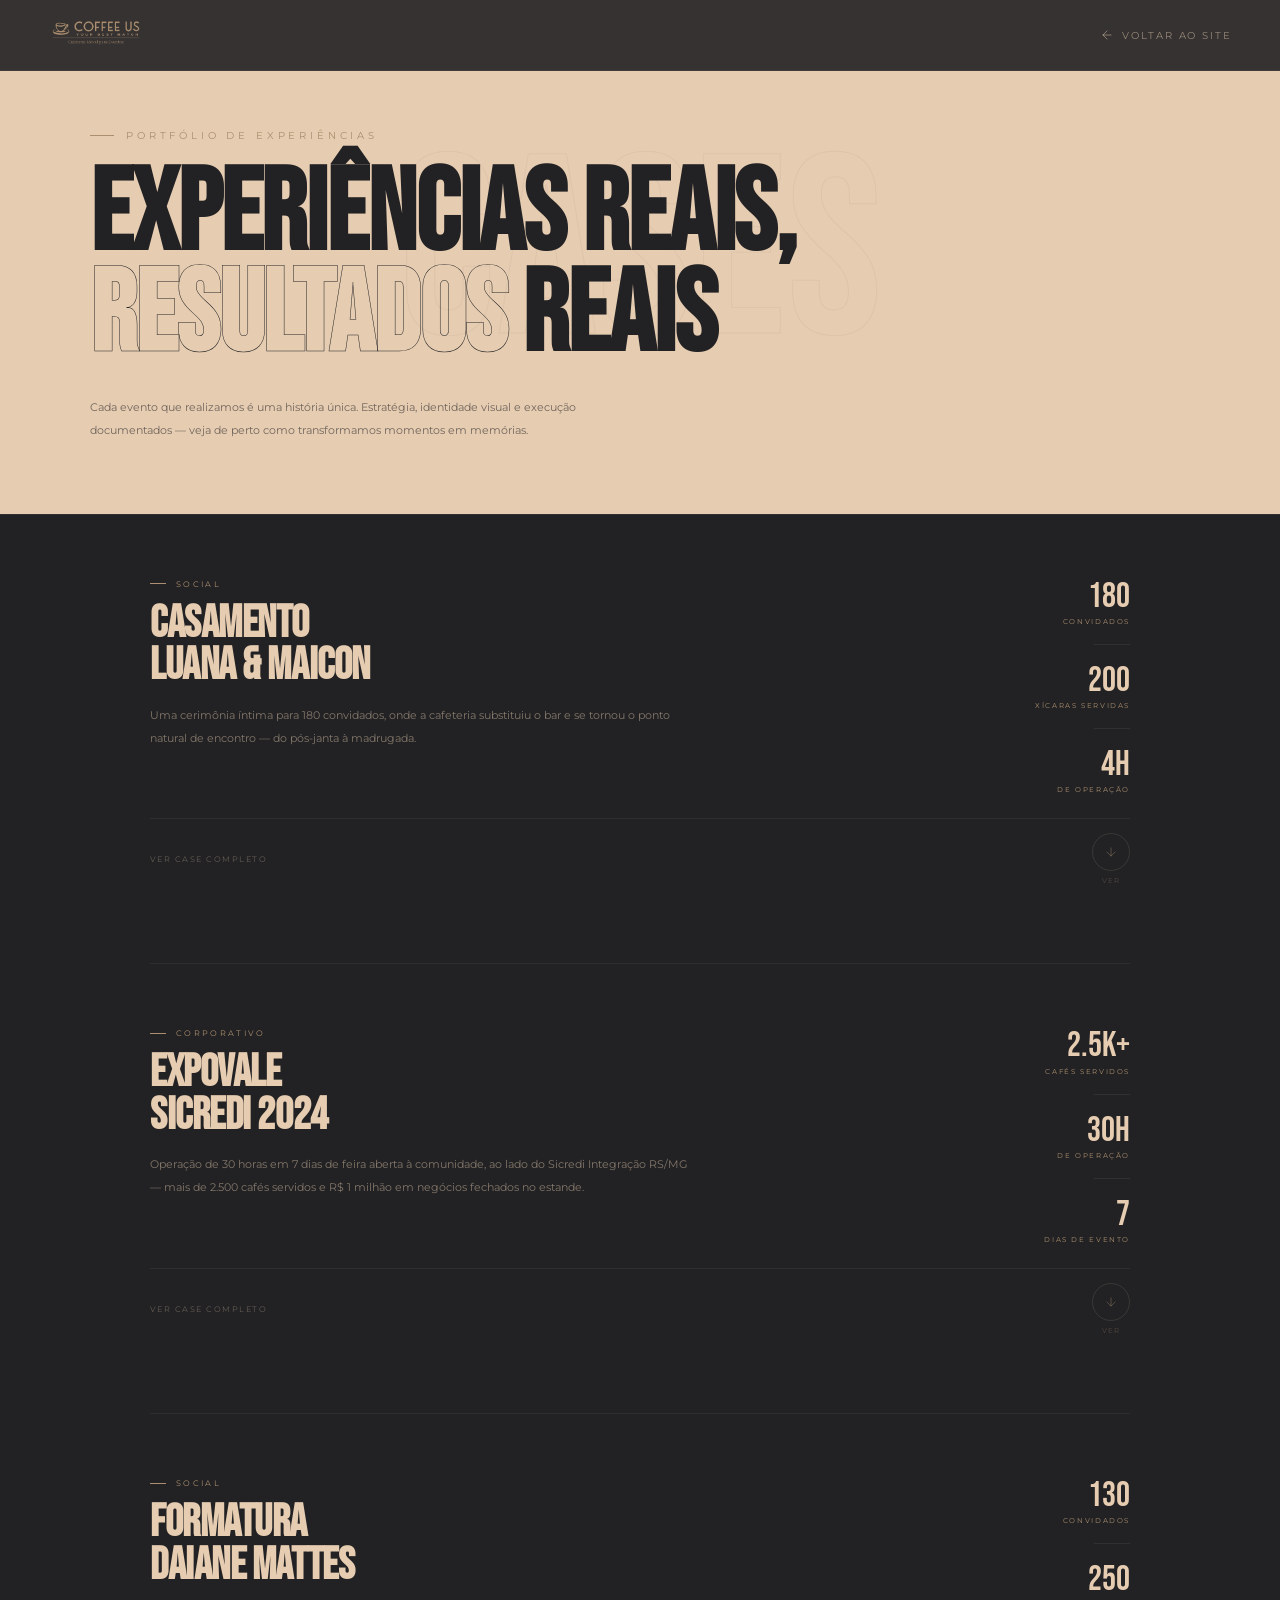
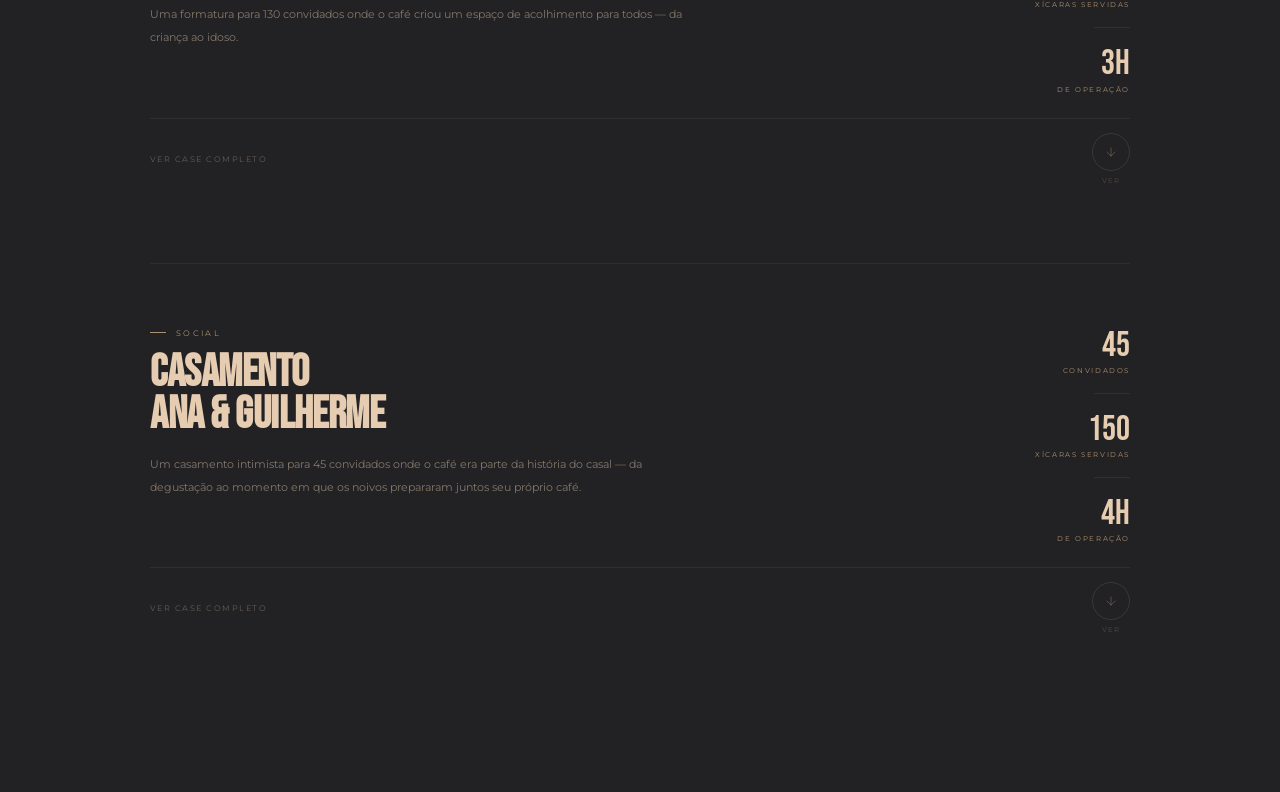
<file: cases.html>
<!DOCTYPE html>
<html lang="pt-BR">
<head>
  <meta charset="UTF-8">
  <meta name="viewport" content="width=device-width, initial-scale=1.0">
  <meta name="color-scheme" content="only light">
  <title>Cases — COFFEE US</title>
  <link href="https://fonts.googleapis.com/css2?family=Bebas+Neue&family=Montserrat:wght@400;500;700&display=swap" rel="stylesheet">
  <link rel="stylesheet" href="https://cdnjs.cloudflare.com/ajax/libs/font-awesome/6.5.0/css/all.min.css">
  <link rel="stylesheet" href="cases.css">
</head>
<body>

<nav>
  <a href="index.html">
    <img src="./arquivos/logocoffeeus-bege.png" alt="Coffee Us" class="nav-logo-img">
  </a>
  <a href="index.html" class="nav-voltar">
    <svg width="14" height="14" viewBox="0 0 24 24" fill="none" stroke="currentColor" stroke-width="1.5" stroke-linecap="round" stroke-linejoin="round">
      <line x1="19" y1="12" x2="5" y2="12"/>
      <polyline points="12 19 5 12 12 5"/>
    </svg>
    <span>Voltar ao site</span>
  </a>
</nav>


<header id="topo">
  <div class="header-bg">CASES</div>
  <div class="header-inner">
    <p class="header-tag">Portfólio de experiências</p>
    <h1 class="header-titulo">EXPERIÊNCIAS REAIS,<br><span class="outline">RESULTADOS</span> REAIS</h1>
    <p class="header-desc">Cada evento que realizamos é uma história única. Estratégia, identidade visual e execução documentados — veja de perto como transformamos momentos em memórias.</p>
  </div>
</header>

<!-- LINHA SEPARADORA — SUBSTITUI O MENU INTERNO -->
<div class="cases-separador"></div>

<main>


  <!-- ══════════════════════════════════════
     CASE 01
     ══════════════════════════════════════ -->
<section class="case" id="case1">

  <div class="case-topo">
    <div>
      <p class="case-cat">Social</p>
      <h2 class="case-titulo">Casamento<br>Luana & Maicon</h2>
      <p class="case-resumo">Uma cerimônia íntima para 180 convidados, onde a cafeteria substituiu o bar e se tornou o ponto natural de encontro — do pós-janta à madrugada.</p>
    </div>
    <div class="case-metricas">
      <div class="metrica"><div class="metrica-val">180</div><div class="metrica-lbl">Convidados</div></div>
      <div class="metrica-sep"></div>
      <div class="metrica"><div class="metrica-val">200</div><div class="metrica-lbl">Xícaras servidas</div></div>
      <div class="metrica-sep"></div>
      <div class="metrica"><div class="metrica-val">4h</div><div class="metrica-lbl">De operação</div></div>
    </div>
  </div>

  <!-- TOGGLE -->
  <div class="case-toggle" onclick="toggleCase(this)">
    <span class="ct-label">Ver case completo</span>
    <div class="ct-dir">
      <div class="ct-seta">
        <svg width="14" height="14" viewBox="0 0 24 24" fill="none" stroke="currentColor" stroke-width="1.5" stroke-linecap="round" stroke-linejoin="round">
          <line x1="12" y1="5" x2="12" y2="19"/><polyline points="19 12 12 19 5 12"/>
        </svg>
      </div>
      <span class="ct-ver">Ver</span>
    </div>
  </div>

  <!-- PAINEL -->
  <div class="case-painel">
    <div class="case-painel-inner">

      <div class="case-video-wrap">
        <video controls preload="none" poster="./arquivos-cases/case1/case1-foto6.webp">
          <source src="./arquivos-cases/case1/case1-video.mp4" type="video/mp4">
        </video>
      </div>

      <p class="case-section-titulo">Galeria</p>
      <div class="galeria-grid cols-galeria">
        <div class="galeria-item gi-destaque">
          <img src="./arquivos-cases/case1/case1-foto1.webp" alt="Casamento Luana e Maicon" loading="lazy">
        </div>
        <div class="galeria-item">
          <img src="./arquivos-cases/case1/case1-foto2.webp" alt="Cafeteria Luana e Maicon" loading="lazy">
        </div>
        <div class="galeria-item">
          <img src="./arquivos-cases/case1/case1-foto3.webp" alt="Barista em operação" loading="lazy">
        </div>
        <div class="galeria-item">
          <img src="./arquivos-cases/case1/case1-foto4.webp" alt="Xaropes e mise en place" loading="lazy">
        </div>
        <div class="galeria-item">
          <img src="./arquivos-cases/case1/case1-foto5.webp" alt="Canecas Clara Média Escura" loading="lazy">
        </div>
        <div class="galeria-item">
          <img src="./arquivos-cases/case1/case1-foto6.webp" alt="Bancada completa" loading="lazy">
        </div>
        <div class="galeria-item">
          <img src="./arquivos-cases/case1/case1-foto7.webp" alt="Copos personalizados" loading="lazy">
        </div>
        <div class="galeria-item">
          <img src="./arquivos-cases/case1/case1-foto8.webp" alt="Máquina Gaggia e grãos" loading="lazy">
        </div>
        <div class="galeria-item">
          <img src="./arquivos-cases/case1/case1-foto9.webp" alt="Carta de cafés" loading="lazy">
        </div>
      </div>

      <div class="case-body">
        <div>
          <p class="case-section-titulo">Contexto</p>
          <div class="case-texto">
            <p>Luana e Maicon fizeram uma escolha clara: sem bar de drinks, apenas a cafeteria. Posicionados ao lado dos doces, nos tornamos o ponto natural de encontro após a janta — onde os convidados buscavam um café para prolongar conversas e aproveitar o momento.</p>
            <p>Até a madrugada, seguimos sendo um apoio leve e acolhedor, <strong>mantendo o ritmo do evento sem forçar</strong>.</p>
          </div>
        </div>
        <div>
          <p class="case-section-titulo">Estratégia</p>
          <div class="case-texto">
            <p>Mais do que substituir um bar, assumimos um papel estratégico: ponto de conexão, pausa e retomada. Recebemos inclusive um desafio inédito — <strong>desenvolver um café alcoólico</strong> — que executamos com naturalidade.</p>
            <p>Quando bem posicionada, a cafeteria não complementa apenas: ela conduz a dinâmica do evento.</p>
          </div>
        </div>
      </div>

      <div class="case-destaques">
        <div class="destaque-card">
          <span class="destaque-icone">☕</span>
          <div class="destaque-titulo">Cafeteria como bar</div>
          <div class="destaque-texto">Única estação de bebidas do evento — do espresso ao café alcoólico inédito.</div>
        </div>
        <div class="destaque-card">
          <span class="destaque-icone">🎨</span>
          <div class="destaque-titulo">Identidade visual</div>
          <div class="destaque-texto">Bancada, copos e carta de cafés personalizados com o monograma do casal.</div>
        </div>
        <div class="destaque-card">
          <span class="destaque-icone">🌙</span>
          <div class="destaque-titulo">Operação até a madrugada</div>
          <div class="destaque-texto">Presença ativa do início ao fim, sustentando a energia do evento com leveza.</div>
        </div>
      </div>

      <div class="case-depoimento">
        <p class="depo-texto">"A Coffee Us não entregou só café — entregou uma experiência que os nossos convidados ainda comentam."</p>
        <p class="depo-autor">Luana, Noiva</p>
      </div>

      <div class="case-rodape">
        <button class="btn-topo" onclick="document.getElementById('topo').scrollIntoView({behavior:'smooth'})">
          <svg width="13" height="13" viewBox="0 0 24 24" fill="none" stroke="currentColor" stroke-width="1.5" stroke-linecap="round" stroke-linejoin="round"><line x1="12" y1="19" x2="12" y2="5"/><polyline points="5 12 12 5 19 12"/></svg>
          Voltar ao topo
        </button>
        <button class="btn-fechar-case" onclick="fecharCase(this)">
          <svg width="13" height="13" viewBox="0 0 24 24" fill="none" stroke="currentColor" stroke-width="1.5" stroke-linecap="round" stroke-linejoin="round">
            <line x1="12" y1="19" x2="12" y2="5"/>
            <polyline points="5 12 12 5 19 12"/>
          </svg>
          Fechar case
        </button>
        <button class="btn-orcamento" onclick="abrirWhats()">
          <i class="fa-brands fa-whatsapp"></i>Quero um evento assim
        </button>
      </div>

    </div>
  </div>

</section>

  <!-- ══════════════════════════════════════
     CASE 02
     ══════════════════════════════════════ -->
<section class="case" id="case2">

  <div class="case-topo">
    <div>
      <p class="case-cat">Corporativo</p>
      <h2 class="case-titulo">Expovale<br>Sicredi 2024</h2>
      <p class="case-resumo">Operação de 30 horas em 7 dias de feira aberta à comunidade, ao lado do Sicredi Integração RS/MG — mais de 2.500 cafés servidos e R$ 1 milhão em negócios fechados no estande.</p>
    </div>
    <div class="case-metricas">
      <div class="metrica"><div class="metrica-val">2.5K+</div><div class="metrica-lbl">Cafés servidos</div></div>
      <div class="metrica-sep"></div>
      <div class="metrica"><div class="metrica-val">30h</div><div class="metrica-lbl">De operação</div></div>
      <div class="metrica-sep"></div>
      <div class="metrica"><div class="metrica-val">7</div><div class="metrica-lbl">Dias de evento</div></div>
    </div>
  </div>

  <!-- TOGGLE -->
  <div class="case-toggle" onclick="toggleCase(this)">
    <span class="ct-label">Ver case completo</span>
    <div class="ct-dir">
      <div class="ct-seta">
        <svg width="14" height="14" viewBox="0 0 24 24" fill="none" stroke="currentColor" stroke-width="1.5" stroke-linecap="round" stroke-linejoin="round">
          <line x1="12" y1="5" x2="12" y2="19"/><polyline points="19 12 12 19 5 12"/>
        </svg>
      </div>
      <span class="ct-ver">Ver</span>
    </div>
  </div>

  <!-- PAINEL -->
  <div class="case-painel">
    <div class="case-painel-inner">

      <div class="case-video-wrap">
        <video controls preload="none" poster="./arquivos-cases/case2/case2-foto1.webp">
          <source src="./arquivos-cases/case2/case2-video.mp4" type="video/mp4">
        </video>
      </div>

      <p class="case-section-titulo">Galeria</p>
      <div class="galeria-grid cols-galeria">
        <div class="galeria-item gi-destaque">
          <img src="./arquivos-cases/case2/case2-foto1.webp" alt="Equipe Sicredi Coffee Us" loading="lazy">
        </div>
        <div class="galeria-item">
          <img src="./arquivos-cases/case2/case2-foto2.webp" alt="Estande Sicredi Expovale" loading="lazy">
        </div>
        <div class="galeria-item">
          <img src="./arquivos-cases/case2/case2-foto3.webp" alt="Copo Sicredi" loading="lazy">
        </div>
        <div class="galeria-item">
          <img src="./arquivos-cases/case2/case2-foto4.webp" alt="Atendimento no estande" loading="lazy">
        </div>
        <div class="galeria-item">
          <img src="./arquivos-cases/case2/case2-foto5.webp" alt="Cappuccino logo Sicredi" loading="lazy">
        </div>
        <div class="galeria-item">
          <img src="./arquivos-cases/case2/case2-foto6.webp" alt="Iced coffee Sicredi" loading="lazy">
        </div>
        <div class="galeria-item">
          <img src="./arquivos-cases/case2/case2-foto7.webp" alt="Preparo iced coffee" loading="lazy">
        </div>
        <div class="galeria-item">
          <img src="./arquivos-cases/case2/case2-foto8.webp" alt="Cappuccino vista de cima" loading="lazy">
        </div>
      </div>

      <div class="case-body">
        <div>
          <p class="case-section-titulo">Contexto</p>
          <div class="case-texto">
            <p>Na Expovale + Construmóbil 2024, operamos ao lado do Sicredi em uma feira aberta à comunidade com alto fluxo. Foram mais de 2.500 cafés, 33 kg de grão e 250 litros de leite — tudo servido em <strong>copos compostáveis</strong>, alinhado ao posicionamento sustentável da cooperativa.</p>
          </div>
        </div>
        <div>
          <p class="case-section-titulo">Estratégia</p>
          <div class="case-texto">
            <p>A cafeteria funcionou como ativo de atração: as filas orgânicas geraram fluxo constante que a equipe do Sicredi aproveitou para abordagens comerciais. Com uma dinâmica de <strong>priorização na fila</strong> para quem interagia com o estande, criamos um mecanismo de engajamento que resultou em mais de <strong>R$ 1 milhão em negócios fechados</strong>.</p>
          </div>
        </div>
      </div>

      <div class="case-destaques">
        <div class="destaque-card">
          <span class="destaque-icone">📈</span>
          <div class="destaque-titulo">R$ 1M em negócios</div>
          <div class="destaque-texto">Café como motor de vendas — filas estratégicas convertidas em oportunidades comerciais.</div>
        </div>
        <div class="destaque-card">
          <span class="destaque-icone">♻️</span>
          <div class="destaque-titulo">Operação sustentável</div>
          <div class="destaque-texto">2.500+ cafés servidos em copos compostáveis, alinhados ao posicionamento do Sicredi.</div>
        </div>
        <div class="destaque-card">
          <span class="destaque-icone">🤝</span>
          <div class="destaque-titulo">7 dias de presença</div>
          <div class="destaque-texto">30 horas de operação contínua em um dos maiores eventos da região.</div>
        </div>
      </div>

      <div class="case-depoimento">
        <p class="depo-texto">"Foi um sucesso absoluto, só recebemos elogios de todos os lados, e o café foi o grande destaque."</p>
        <p class="depo-autor">Coordenadora de eventos, Sicredi</p>
      </div>

      <div class="case-rodape">
        <button class="btn-topo" onclick="document.getElementById('topo').scrollIntoView({behavior:'smooth'})">
          <svg width="13" height="13" viewBox="0 0 24 24" fill="none" stroke="currentColor" stroke-width="1.5" stroke-linecap="round" stroke-linejoin="round"><line x1="12" y1="19" x2="12" y2="5"/><polyline points="5 12 12 5 19 12"/></svg>
          Voltar ao topo
        </button>
        <button class="btn-fechar-case" onclick="fecharCase(this)">
          <svg width="13" height="13" viewBox="0 0 24 24" fill="none" stroke="currentColor" stroke-width="1.5" stroke-linecap="round" stroke-linejoin="round">
            <line x1="12" y1="19" x2="12" y2="5"/>
            <polyline points="5 12 12 5 19 12"/>
          </svg>
          Fechar case
        </button>
        <button class="btn-orcamento" onclick="abrirWhats()">
          <i class="fa-brands fa-whatsapp"></i>Quero um evento assim
        </button>
      </div>

    </div>
  </div>

</section>


<!-- ══════════════════════════════════════
     CASE 03
     ══════════════════════════════════════ -->
<section class="case" id="case3">

  <div class="case-topo">
    <div>
      <p class="case-cat">Social</p>
      <h2 class="case-titulo">Formatura<br>Daiane Mattes</h2>
      <p class="case-resumo">Uma formatura para 130 convidados onde o café criou um espaço de acolhimento para todos — da criança ao idoso.</p>
    </div>
    <div class="case-metricas">
      <div class="metrica"><div class="metrica-val">130</div><div class="metrica-lbl">Convidados</div></div>
      <div class="metrica-sep"></div>
      <div class="metrica"><div class="metrica-val">250</div><div class="metrica-lbl">Xícaras servidas</div></div>
      <div class="metrica-sep"></div>
      <div class="metrica"><div class="metrica-val">3h</div><div class="metrica-lbl">De operação</div></div>
    </div>
  </div>

  <!-- TOGGLE -->
  <div class="case-toggle" onclick="toggleCase(this)">
    <span class="ct-label">Ver case completo</span>
    <div class="ct-dir">
      <div class="ct-seta">
        <svg width="14" height="14" viewBox="0 0 24 24" fill="none" stroke="currentColor" stroke-width="1.5" stroke-linecap="round" stroke-linejoin="round">
          <line x1="12" y1="5" x2="12" y2="19"/><polyline points="19 12 12 19 5 12"/>
        </svg>
      </div>
      <span class="ct-ver">Ver</span>
    </div>
  </div>

  <!-- PAINEL -->
  <div class="case-painel">
    <div class="case-painel-inner">

      <p class="case-section-titulo">Galeria</p>
      <div class="galeria-grid cols-galeria">
        <div class="galeria-item gi-destaque">
          <img src="./arquivos-cases/case3/case3-foto1.webp" alt="Equipe Coffee Us formatura" loading="lazy">
        </div>
        <div class="galeria-item">
          <img src="./arquivos-cases/case3/case3-foto2.webp" alt="Bancada Cafeteria Daiane Mattes" loading="lazy">
        </div>
        <div class="galeria-item">
          <img src="./arquivos-cases/case3/case3-foto3.webp" alt="Carta de cafés" loading="lazy">
        </div>
        <div class="galeria-item">
          <img src="./arquivos-cases/case3/case3-foto4.webp" alt="Extração espresso" loading="lazy">
        </div>
        <div class="galeria-item">
          <img src="./arquivos-cases/case3/case3-foto5.webp" alt="Cappuccino com monograma" loading="lazy">
        </div>
        <div class="galeria-item">
          <img src="./arquivos-cases/case3/case3-foto6.webp" alt="Café com monograma" loading="lazy">
        </div>
        <div class="galeria-item">
          <img src="./arquivos-cases/case3/case3-foto7.webp" alt="Entrega do café" loading="lazy">
        </div>
        <div class="galeria-item">
          <img src="./arquivos-cases/case3/case3-foto8.webp" alt="Latte art" loading="lazy">
        </div>
        <div class="galeria-item">
          <img src="./arquivos-cases/case3/case3-foto9.webp" alt="Barista tampando porta-filtro" loading="lazy">
        </div>
        <div class="galeria-item">
          <img src="./arquivos-cases/case3/case3-foto10.webp" alt="Barista sorrindo com café" loading="lazy">
        </div>
        <div class="galeria-item">
          <img src="./arquivos-cases/case3/case3-foto11.webp" alt="Bancada Cafeteria Daiane Mattes" loading="lazy">
        </div>
      </div>

      <div class="case-body">
        <div>
          <p class="case-section-titulo">Contexto</p>
          <div class="case-texto">
            <p>Daiane confiou na ideia desde o início — sem degustação prévia. Ela não queria apenas uma festa: queria que pessoas importantes da sua vida se sentissem <strong>confortáveis e incluídas</strong>. O café foi a escolha que tornou isso possível.</p>
          </div>
        </div>
        <div>
          <p class="case-section-titulo">Estratégia</p>
          <div class="case-texto">
            <p>Uma carta clássica garantiu abrangência para diferentes perfis de convidados. Em um ambiente dominado por drinks, o café criou um <strong>espaço de pausa</strong> dentro da festa — favorecendo conversas, encontros e a permanência de quem normalmente ficaria à margem desse tipo de celebração.</p>
          </div>
        </div>
      </div>

      <div class="case-destaques">
        <div class="destaque-card">
          <span class="destaque-icone">🤍</span>
          <div class="destaque-titulo">Inclusão real</div>
          <div class="destaque-texto">Carta clássica que atendeu todos os perfis — da criança ao idoso, sem exceção.</div>
        </div>
        <div class="destaque-card">
          <span class="destaque-icone">✍️</span>
          <div class="destaque-titulo">Identidade visual</div>
          <div class="destaque-texto">Monograma da formanda aplicado em cada café servido, do cappuccino ao espresso.</div>
        </div>
        <div class="destaque-card">
          <span class="destaque-icone">⚖️</span>
          <div class="destaque-titulo">Equilíbrio no evento</div>
          <div class="destaque-texto">O café não competiu com a festa — criou um contraponto que ampliou a experiência.</div>
        </div>
      </div>

      <div class="case-depoimento">
        <p class="depo-texto">"Queria que todos os meus convidados se sentissem acolhidos. O café fez exatamente isso."</p>
        <p class="depo-autor">Daiane Mattes, Formanda</p>
      </div>

      <div class="case-rodape">
        <button class="btn-topo" onclick="document.getElementById('topo').scrollIntoView({behavior:'smooth'})">
          <svg width="13" height="13" viewBox="0 0 24 24" fill="none" stroke="currentColor" stroke-width="1.5" stroke-linecap="round" stroke-linejoin="round"><line x1="12" y1="19" x2="12" y2="5"/><polyline points="5 12 12 5 19 12"/></svg>
          Voltar ao topo
        </button>
        <button class="btn-fechar-case" onclick="fecharCase(this)">
          <svg width="13" height="13" viewBox="0 0 24 24" fill="none" stroke="currentColor" stroke-width="1.5" stroke-linecap="round" stroke-linejoin="round">
            <line x1="12" y1="19" x2="12" y2="5"/>
            <polyline points="5 12 12 5 19 12"/>
          </svg>
          Fechar case
        </button>
        <button class="btn-orcamento" onclick="abrirWhats()">
          <i class="fa-brands fa-whatsapp"></i>Quero um evento assim
        </button>
      </div>

    </div>
  </div>

</section>


<!-- ══════════════════════════════════════
     CASE 04
     ══════════════════════════════════════ -->
<section class="case" id="case4">

  <div class="case-topo">
    <div>
      <p class="case-cat">Social</p>
      <h2 class="case-titulo">Casamento<br>Ana & Guilherme</h2>
      <p class="case-resumo">Um casamento intimista para 45 convidados onde o café era parte da história do casal — da degustação ao momento em que os noivos prepararam juntos seu próprio café.</p>
    </div>
    <div class="case-metricas">
      <div class="metrica"><div class="metrica-val">45</div><div class="metrica-lbl">Convidados</div></div>
      <div class="metrica-sep"></div>
      <div class="metrica"><div class="metrica-val">150</div><div class="metrica-lbl">Xícaras servidas</div></div>
      <div class="metrica-sep"></div>
      <div class="metrica"><div class="metrica-val">4h</div><div class="metrica-lbl">De operação</div></div>
    </div>
  </div>

  <!-- TOGGLE -->
  <div class="case-toggle" onclick="toggleCase(this)">
    <span class="ct-label">Ver case completo</span>
    <div class="ct-dir">
      <div class="ct-seta">
        <svg width="14" height="14" viewBox="0 0 24 24" fill="none" stroke="currentColor" stroke-width="1.5" stroke-linecap="round" stroke-linejoin="round">
          <line x1="12" y1="5" x2="12" y2="19"/><polyline points="19 12 12 19 5 12"/>
        </svg>
      </div>
      <span class="ct-ver">Ver</span>
    </div>
  </div>

  <!-- PAINEL -->
  <div class="case-painel">
    <div class="case-painel-inner">

      <p class="case-section-titulo">Galeria</p>
      <div class="galeria-grid cols-galeria">
        <div class="galeria-item gi-destaque">
          <img src="./arquivos-cases/case4/case4-foto1.webp" alt="Noivos Ana e Guilherme com café" loading="lazy">
        </div>
        <div class="galeria-item">
          <img src="./arquivos-cases/case4/case4-foto2.webp" alt="Cappuccino com monograma AG" loading="lazy">
        </div>
        <div class="galeria-item">
          <img src="./arquivos-cases/case4/case4-foto3.webp" alt="Bancada Cafeteria Bonotto e Chiudini" loading="lazy">
        </div>
        <div class="galeria-item">
          <img src="./arquivos-cases/case4/case4-foto4.webp" alt="Mise en place da bancada" loading="lazy">
        </div>
        <div class="galeria-item">
          <img src="./arquivos-cases/case4/case4-foto5.webp" alt="Copos personalizados Bonotto e Chiudini" loading="lazy">
        </div>
        <div class="galeria-item">
          <img src="./arquivos-cases/case4/case4-foto6.webp" alt="Noivo preparando café passado" loading="lazy">
        </div>
        <div class="galeria-item">
          <img src="./arquivos-cases/case4/case4-foto7.webp" alt="Noiva preparando café passado" loading="lazy">
        </div>
        <div class="galeria-item">
          <img src="./arquivos-cases/case4/case4-foto8.webp" alt="Carta de cafés" loading="lazy">
        </div>
        <div class="galeria-item">
          <img src="./arquivos-cases/case4/case4-foto9.webp" alt="Bancada completa com equipamentos" loading="lazy">
        </div>
        <div class="galeria-item">
          <img src="./arquivos-cases/case4/case4-foto10.webp" alt="Noivos e equipe preparando café" loading="lazy">
        </div>
        <div class="galeria-item">
          <img src="./arquivos-cases/case4/case4-foto11.webp" alt="Cafeteria no jardim do evento" loading="lazy">
        </div>
        <div class="galeria-item">
          <img src="./arquivos-cases/case4/case4-foto12.webp" alt="Servindo café passado nos copos" loading="lazy">
        </div>
         <div class="galeria-item">
          <img src="./arquivos-cases/case4/case4-foto13.webp" alt="Noivos Ana e Guilherme com café" loading="lazy">
        </div>
      </div>

      <div class="case-body">
        <div>
          <p class="case-section-titulo">Contexto</p>
          <div class="case-texto">
            <p>Ana e Guilherme vieram até nossa casa para a degustação e, ali, ficou claro que o café tinha um papel afetivo na história dos dois. A conexão foi tão natural que ensinamos os dois a operarem a máquina. No casamento, o ponto alto veio no final: os noivos prepararam juntos, com calma e intenção, <strong>um café passado para fechar a noite</strong>.</p>
          </div>
        </div>
        <div>
          <p class="case-section-titulo">Estratégia</p>
          <div class="case-texto">
            <p>A operação acompanhou o ritmo do evento — recepção, pausa no jantar e retorno junto à mesa de doces. Sem bebidas alcoólicas, o café assumiu papel central como <strong>principal ponto de encontro</strong>. Ao envolver os noivos desde a degustação, transformamos o serviço em parte da história: não apenas algo servido, mas vivido.</p>
          </div>
        </div>
      </div>

      <div class="case-destaques">
        <div class="destaque-card">
          <span class="destaque-icone">💍</span>
          <div class="destaque-titulo">Parte da história</div>
          <div class="destaque-texto">Da degustação ao grande dia — os noivos aprenderam a operar a máquina e prepararam o café final juntos.</div>
        </div>
        <div class="destaque-card">
          <span class="destaque-icone">🎨</span>
          <div class="destaque-titulo">Identidade exclusiva</div>
          <div class="destaque-texto">Bancada e copos personalizados com a marca Bonotto & Chiudini, integrados ao visual do evento.</div>
        </div>
        <div class="destaque-card">
          <span class="destaque-icone">☕</span>
          <div class="destaque-titulo">Café como protagonista</div>
          <div class="destaque-texto">Único ponto de bebidas do evento — do espresso ao café passado feito pelos próprios noivos.</div>
        </div>
      </div>

      <div class="case-depoimento">
        <p class="depo-texto">"Mais do que servir, fizemos parte da história."</p>
        <p class="depo-autor">Coffee Us, sobre Ana & Guilherme</p>
      </div>

      <div class="case-rodape">
        <button class="btn-topo" onclick="document.getElementById('topo').scrollIntoView({behavior:'smooth'})">
          <svg width="13" height="13" viewBox="0 0 24 24" fill="none" stroke="currentColor" stroke-width="1.5" stroke-linecap="round" stroke-linejoin="round"><line x1="12" y1="19" x2="12" y2="5"/><polyline points="5 12 12 5 19 12"/></svg>
          Voltar ao topo
        </button>
        <button class="btn-fechar-case" onclick="fecharCase(this)">
          <svg width="13" height="13" viewBox="0 0 24 24" fill="none" stroke="currentColor" stroke-width="1.5" stroke-linecap="round" stroke-linejoin="round">
            <line x1="12" y1="19" x2="12" y2="5"/>
            <polyline points="5 12 12 5 19 12"/>
          </svg>
          Fechar case
        </button>
        <button class="btn-orcamento" onclick="abrirWhats()">
          <i class="fa-brands fa-whatsapp"></i>Quero um evento assim
        </button>
      </div>

    </div>
  </div>

</section>


</main>
<script src="cases.js"></script>

</body>
</html>
</file>
<file: cases.css>
:root {
  --cream:     #e6ccb1;
  --dark:      #222224;
  --brown:     #ac8f70;
  --off-white: #fff8f0;
  --card-bg:   rgba(230,204,177,0.03);
}
* { 
    margin: 0; 
    padding: 0; 
    box-sizing: border-box; 
}
html { 
    scroll-behavior: smooth; 
    color-scheme: only light; 
}
body {
  font-family: 'Montserrat', sans-serif;
  background: var(--dark);
  color: var(--off-white);
  overflow-x: hidden;
}


/* ============================================
   NAV
   ============================================ */
nav {
  position: fixed;
  top: 0; left: 0; right: 0;
  z-index: 200;
  display: flex;
  align-items: center;
  justify-content: space-between;
  padding: 1rem 3rem;
  background: rgba(34,34,36,0.9);
  backdrop-filter: blur(18px);
  -webkit-backdrop-filter: blur(18px);
  border-bottom: 1px solid rgba(230,204,177,0.06);
}

.nav-logo-img { 
    height: 34px; 
    width: auto; 
}

.nav-voltar {
  display: flex; 
  align-items: center; 
  gap: 8px;
  text-decoration: none;
  font-size: 0.6rem; 
  letter-spacing: 0.2em; 
  text-transform: uppercase;
  color: rgba(230,204,177,0.55); 
  transition: color 0.3s;
}

.nav-voltar:hover { 
    color: var(--cream); 
}
.nav-voltar:hover svg { 
    transform: translateX(-3px); 
}
.nav-voltar svg { 
    transition: transform 0.2s; 
}


/* ============================================
   HEADER
   ============================================ */
header {
  padding: 130px 60px 70px;
  border-bottom: 1px solid rgba(230,204,177,0.08);
  position: relative; 
  overflow: hidden;
  background: var(--cream);
}

.header-bg {
  position: absolute;
  font-family: 'Bebas Neue', sans-serif;
  font-size: clamp(6rem, 20vw, 20rem);
  color: transparent;
  -webkit-text-stroke: 1px rgba(34,34,36,0.04);
  white-space: nowrap;
  top: 50%; left: 50%;
  transform: translate(-50%, -50%);
  pointer-events: none; 
  user-select: none; 
  z-index: 0;
}

.header-inner { 
    position: relative; 
    z-index: 1; 
    max-width: 1100px; 
    margin: 0 auto; 
}

.header-tag {
  font-size: 0.6rem; 
  letter-spacing: 0.4em; 
  text-transform: uppercase;
  color: var(--brown); 
  display: flex; 
  align-items: center; 
  gap: 12px; 
  margin-bottom: 24px;
}

.header-tag::before { 
    content: ''; 
    width: 24px; 
    height: 1px; 
    background: var(--brown); 
    display: inline-block; 
}

.header-titulo {
  font-family: 'Bebas Neue', sans-serif;
  font-size: clamp(3.5rem, 9vw, 8rem);
  line-height: 0.88; 
  color: var(--dark);
  letter-spacing: -0.01em; 
  margin-bottom: 28px;
}

.header-titulo .outline { 
    color: transparent; 
    -webkit-text-stroke: 0.5px var(--dark);  
}

.header-desc { 
    font-size: 0.7rem; 
    line-height: 2.1; 
    color: rgba(34,34,36,0.6); 
    max-width: 560px; 
}


/* ============================================
   SEPARADOR PÓS-HEADER
   ============================================ */
.cases-separador {
  width: 100%;
  height: 1px;
  background: rgba(230,204,177,0.08);
}


/* ============================================
   MAIN
   ============================================ */
main { 
    max-width: 1100px; 
    margin: 0 auto; 
    padding: 0 60px 80px; 
}


/* ============================================
   CASE
   ============================================ */
.case {
  padding: 64px 0;
  border-bottom: 1px solid rgba(230,204,177,0.06);
}

.case:last-child { 
    border-bottom: none; 
}


/* ============================================
   CABEÇALHO SEMPRE VISIVEL
   ============================================ */
.case-topo {
  display: grid;
  grid-template-columns: 1fr auto;
  align-items: flex-start;
  gap: 40px;
  margin-bottom: 20px;
}

.case-cat {
  font-size: 0.52rem; 
  letter-spacing: 0.28em; 
  text-transform: uppercase;
  color: var(--brown); 
  display: flex; 
  align-items: center; 
  gap: 10px; 
  margin-bottom: 14px;
}

.case-cat::before { 
    content: ''; 
    width: 16px; 
    height: 1px; 
    background: var(--brown); 
    display: inline-block; 
}

.case-titulo {
  font-family: 'Bebas Neue', sans-serif;
  font-size: clamp(1.8rem, 3.5vw, 3rem);
  line-height: 0.95; 
  color: var(--cream); 
  letter-spacing: -0.01em; 
  margin-bottom: 16px;
}

.case-resumo {
  font-size: 0.68rem; 
  line-height: 2.1;
  color: rgba(230,204,177,0.5); 
  max-width: 540px;
}


/* ============================================
   MÉTRICAS - SEMPRE VISIVEL
   ============================================ */
.case-metricas {
  display: flex; 
  flex-direction: column;
  gap: 18px; 
  align-items: flex-end; 
  flex-shrink: 0;
}

.metrica { 
    text-align: right; 
}

.metrica-val { 
    font-family: 'Bebas Neue', sans-serif; 
    font-size: 2.2rem; 
    color: var(--cream); 
    line-height: 1; 
}

.metrica-lbl { 
    font-size: 0.46rem; 
    letter-spacing: 0.22em; 
    text-transform: uppercase; 
    color: var(--brown); 
    margin-top: 3px; 
}

.metrica-sep { 
    width: 36px; 
    height: 1px; 
    background: rgba(230,204,177,0.08); 
    margin-left: auto; 
}


/* ============================================
   BOTÃO TOGGLE — VER TUDO
   ============================================ */
.case-toggle {
  display: flex;
  align-items: center;
  justify-content: space-between;
  padding: 14px 0;
  margin-top: 24px;
  cursor: pointer;
  border-top: 1px solid rgba(230,204,177,0.07);
  transition: border-color 0.25s;
  user-select: none;
}
.case-toggle:hover { 
    border-color: rgba(172,143,112,0.25); 
}

.ct-label {
  font-size: 0.52rem; 
  letter-spacing: 0.18em; 
  text-transform: uppercase;
  color: rgba(230,204,177,0.35); 
  transition: color 0.25s;
}

.case-toggle:hover .ct-label,
.case-toggle.aberto .ct-label { 
    color: var(--brown); 
}

.ct-dir { 
    display: flex; 
    flex-direction: column; 
    align-items: center; 
    gap: 5px; 
}

.ct-seta {
  width: 38px; 
  height: 38px; 
  border-radius: 50%;
  border: 1px solid rgba(230,204,177,0.12);
  display: flex; 
  align-items: center; 
  justify-content: center;
  color: rgba(172,143,112,0.45);
  transition: border-color 0.25s, background 0.25s, transform 0.4s;
}

.case-toggle.aberto .ct-seta {
  border-color: var(--brown);
  background: rgba(172,143,112,0.1);
  transform: rotate(180deg);
}

.ct-ver {
  font-size: 0.42rem; 
  letter-spacing: 0.18em; 
  text-transform: uppercase;
  color: rgba(172,143,112,0.35); 
  transition: color 0.25s;
}

.case-toggle.aberto .ct-ver { 
    color: var(--brown); 
}


/* ============================================
   BOTÃO — FECHAR CASE
   ============================================ */
.btn-fechar-case {
  display: inline-flex;
  align-items: center;
  gap: 8px;
  font-size: 0.5rem;
  letter-spacing: 0.18em;
  text-transform: uppercase;
  color: rgba(230,204,177,0.28);
  cursor: pointer;
  background: none;
  border: none;
  padding: 0;
  transition: color 0.2s;
}
.btn-fechar-case:hover {
  color: var(--brown);
}
.btn-fechar-case:hover svg {
  transform: translateY(-3px);
}
.btn-fechar-case svg {
  transition: transform 0.2s;
}


/* ============================================
   PAINEL COMPLETO
   ============================================ */
.case-painel {
  overflow: hidden;
  max-height: 0;
  transition: max-height 0.65s cubic-bezier(0.25, 0.46, 0.45, 0.94);
}

.case-painel.aberto { 
    max-height: 9999px; 
}

.case-painel-inner { 
    padding: 32px 0 0; 
}


/* ============================================
   VIDEO
   ============================================ */
.case-video-wrap {
  width: 100%; 
  aspect-ratio: 16/9;
  border-radius: 14px; 
  overflow: hidden;
  background: rgba(230,204,177,0.03);
  border: 1px solid rgba(230,204,177,0.07);
  margin-bottom: 24px;
  transition: border-color 0.3s;
}

.case-video-wrap:hover { 
    border-color: rgba(172,143,112,0.2); 
}
.case-video-wrap iframe,
.case-video-wrap video { 
    width: 100%; 
    height: 100%; 
    object-fit: cover; 
    border: none; 
}

.video-placeholder {
  width: 100%; 
  height: 100%;
  display: flex; 
  flex-direction: column;
  align-items: center; 
  justify-content: center; 
  gap: 14px;
}

.play-circulo {
  width: 64px; 
  height: 64px; 
  border-radius: 50%;
  background: var(--brown);
  display: flex; 
  align-items: center; 
  justify-content: center;
  transition: transform 0.2s, background 0.2s;
}

.case-video-wrap:hover .play-circulo { 
    transform: scale(1.08); 
    background: var(--cream); 
}

.play-circulo svg { 
    margin-left: 4px; 
}

.video-lbl { 
    font-size: 0.52rem; 
    letter-spacing: 0.22em; 
    text-transform: uppercase; 
    color: rgba(230,204,177,0.3); 
}


/* ============================================
   GALERIA
   ============================================ */
.case-section-titulo {
  font-size: 0.52rem; 
  letter-spacing: 0.3em; 
  text-transform: uppercase;
  color: var(--brown); 
  display: flex; 
  align-items: center; 
  gap: 12px; 
  margin-bottom: 14px;
}

.case-section-titulo::after { 
    content: ''; 
    flex: 1; 
    height: 1px; 
    background: rgba(230,204,177,0.07); 
}

.galeria-grid { 
    display: grid; 
    grid-template-columns: repeat(3, 1fr); 
    gap: 6px; 
    margin-bottom: 40px; 
}

.galeria-grid.cols-4 { 
    grid-template-columns: repeat(4, 1fr); 
}
.galeria-grid.cols-galeria {
  grid-template-columns: repeat(4, 1fr);
}

.galeria-grid.cols-galeria .gi-destaque {
  grid-column: span 2;
  aspect-ratio: 2/1;
}

.galeria-item {
  aspect-ratio: 1/1; 
  border-radius: 8px; 
  overflow: hidden;
  background: rgba(230,204,177,0.03);
  border: 1px solid rgba(230,204,177,0.06); 
  cursor: pointer;
  transition: border-color 0.2s, transform 0.2s;
}

.galeria-grid:not(.cols-galeria) .galeria-item:first-child { 
    grid-column: span 2; 
    aspect-ratio: 2/1; 
}

.galeria-item:hover { 
    border-color: rgba(172,143,112,0.2); 
    transform: scale(1.01); 
}

.galeria-item img { 
    width: 100%; 
    height: 100%; 
    object-fit: cover; 
    display: block; 
    transition: transform 0.4s ease; 
}

.galeria-item:hover img { 
    transform: scale(1.04); 
}

.img-placeholder {
  width: 100%; 
  height: 100%;
  display: flex; 
  flex-direction: column; 
  align-items: center; 
  justify-content: center; 
  gap: 6px;
  background: rgba(172,143,112,0.03);
}

.img-placeholder svg { 
    opacity: 0.15; 
}
.img-placeholder span { 
    font-size: 0.42rem; 
    letter-spacing: 0.15em; 
    text-transform: uppercase; 
    color: rgba(230,204,177,0.15); 
}


/* ============================================
   CONTEUDO TEXTUAL
   ============================================ */
.case-body { 
    display: grid; 
    grid-template-columns: 1fr 1fr; 
    gap: 60px; 
    margin-bottom: 40px; 
}

.case-texto { 
    font-size: 0.68rem; 
    line-height: 2.1; 
    color: rgba(230,204,177,0.5); 
}

.case-texto p { 
    margin-bottom: 14px; 
}

.case-texto p:last-child { 
    margin-bottom: 0; 
}

.case-texto strong { 
    color: var(--cream); 
    font-weight: 700; 
}


/* ============================================
   DESTAQUES
   ============================================ */
.case-destaques { 
    display: grid; 
    grid-template-columns: repeat(3, 1fr); 
    gap: 10px; 
    margin-bottom: 40px; 
}

.destaque-card {
  padding: 20px; border: 1px solid rgba(230,204,177,0.07);
  border-radius: 12px; 
  background: var(--card-bg);
  transition: border-color 0.2s, background 0.2s;
}

.destaque-card:hover { 
    border-color: rgba(172,143,112,0.2); 
    background: rgba(230,204,177,0.05); 
}

.destaque-icone { 
    font-size: 1rem; 
    margin-bottom: 10px; 
    display: block; 
}

.destaque-titulo { 
    font-size: 0.64rem; 
    font-weight: 700; color: var(--cream); 
    margin-bottom: 5px; 
}

.destaque-texto { 
    font-size: 0.57rem; 
    line-height: 1.8; 
    color: rgba(230,204,177,0.4); 
}


/* ============================================
   DEPOIMENTOS
   ============================================ */
.case-depoimento {
  padding: 32px 40px; 
  border-left: 2px solid var(--brown);
  background: rgba(230,204,177,0.02); 
  border-radius: 0 12px 12px 0; 
  margin-bottom: 36px;
}

.depo-texto {
  font-family: 'Bebas Neue', sans-serif;
  font-size: clamp(1.2rem, 2.5vw, 1.8rem);
  color: var(--cream); 
  line-height: 1.2; 
  letter-spacing: 0.02em; 
  margin-bottom: 14px;
}

.depo-autor {
  font-size: 0.5rem; 
  letter-spacing: 0.22em; 
  text-transform: uppercase;
  color: var(--brown); 
  display: flex; 
  align-items: center; 
  gap: 10px;
}

.depo-autor::before { 
    content: ''; 
    width: 16px; 
    height: 1px; 
    background: var(--brown); 
    display: inline-block; 
}


/* ============================================
   RODAPÉ DO CASE
   ============================================ */
.case-rodape {
  display: flex; 
  align-items: center; 
  justify-content: space-between;
  gap: 20px; 
  padding-top: 28px; 
  border-top: 1px solid rgba(230,204,177,0.06);
}

.btn-topo {
  display: inline-flex; 
  align-items: center; 
  gap: 8px;
  font-size: 0.5rem; 
  letter-spacing: 0.18em; 
  text-transform: uppercase;
  color: rgba(230,204,177,0.28); 
  cursor: pointer;
  background: none; 
  border: none; 
  padding: 0; 
  transition: color 0.2s;
}

.btn-topo:hover { 
    color: var(--brown); 
}

.btn-topo:hover svg { 
    transform: translateY(-3px); 
}

.btn-topo svg { 
    transition: transform 0.2s; 
}

.btn-orcamento {
  display: inline-flex; 
  align-items: center; 
  gap: 10px;
  padding: 12px 20px; 
  border: 1px solid rgba(230,204,177,0.1);
  border-radius: 10px; 
  text-decoration: none;
  font-size: 0.5rem; 
  letter-spacing: 0.15em; 
  text-transform: uppercase;
  color: rgba(230,204,177,0.42);
  transition: border-color 0.22s, background 0.22s, color 0.22s;
  cursor: pointer;
  background: none;
}

.btn-orcamento:hover { 
    border-color: rgba(172,143,112,0.4); 
    background: rgba(172,143,112,0.05); 
    color: var(--cream); 
}

.btn-orcamento i { 
    color: #25D366; 
    font-size: 13px; 
}


/* ============================================
   RESPONSIVO
   ============================================ */
@media (max-width: 768px) {
  
  nav { 
    padding: 0.9rem 1.2rem; 
  }

  .nav-voltar span { 
    display: none; 
  }

  header { 
    padding: 100px 20px 48px; 
  }

  .header-titulo { 
    font-size: clamp(2.8rem, 12vw, 5rem); 
  }

  main { 
    padding: 0 20px 60px; 
  }

  .case { 
    padding: 48px 0; 
  }

  .case-topo {
    grid-template-columns: 1fr;
    gap: 20px;
  }

  .case-metricas {
    flex-direction: row;
    flex-wrap: nowrap;
    align-items: flex-start;
    gap: 20px;
    width: 100%;
  }

  .metrica { 
    text-align: left; 
    flex: 1; 
  } 

  .metrica-val { 
    font-size: 1.4rem; 
  }

  .metrica-lbl { 
    font-size: 0.42rem; 
  }

  .metrica-sep { 
    display: none; 
  }

  .case-titulo { 
    font-size: clamp(1.5rem, 6vw, 2.2rem); 
  }

  .case-body { 
    grid-template-columns: 1fr; 
    gap: 28px; 
  }

  .galeria-grid { 
    grid-template-columns: repeat(2, 1fr); 
  }

  .galeria-grid.cols-4 { 
    grid-template-columns: repeat(2, 1fr); 
  }
  .galeria-grid.cols-galeria {
  grid-template-columns: repeat(2, 1fr);
  }

  .galeria-grid.cols-galeria .gi-destaque {
  grid-column: span 2;
  }

  .galeria-item:first-child { 
    grid-column: span 2; 
  }

  .case-destaques { 
    grid-template-columns: 1fr; 
    gap: 8px; 
  }

  .case-depoimento { 
    padding: 20px 16px 20px 20px; 
  }

  .case-rodape { 
    flex-direction: column; 
    align-items: flex-start; 
    gap: 12px; 
  }
  
  footer { 
    padding: 28px 20px; 
    flex-direction: column; 
    align-items: flex-start; 
    gap: 10px; 
  }
}
</file>
